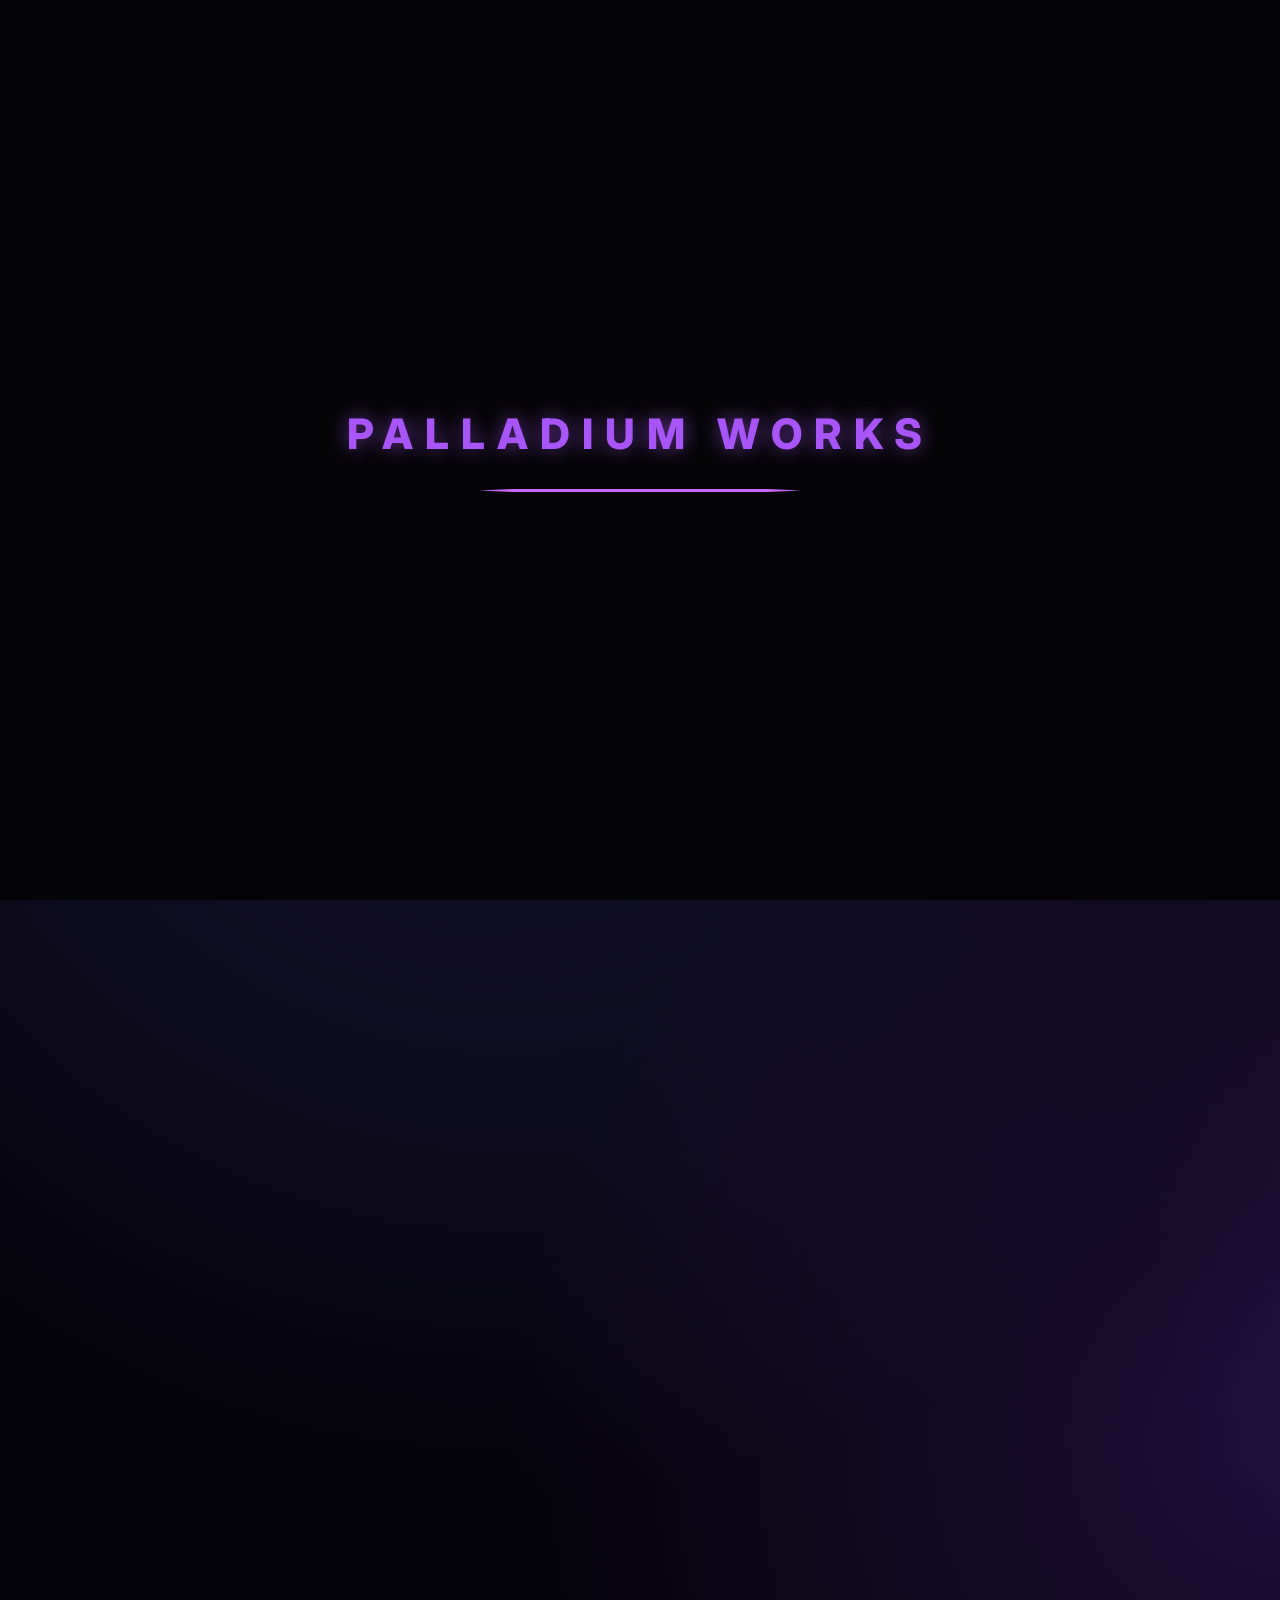
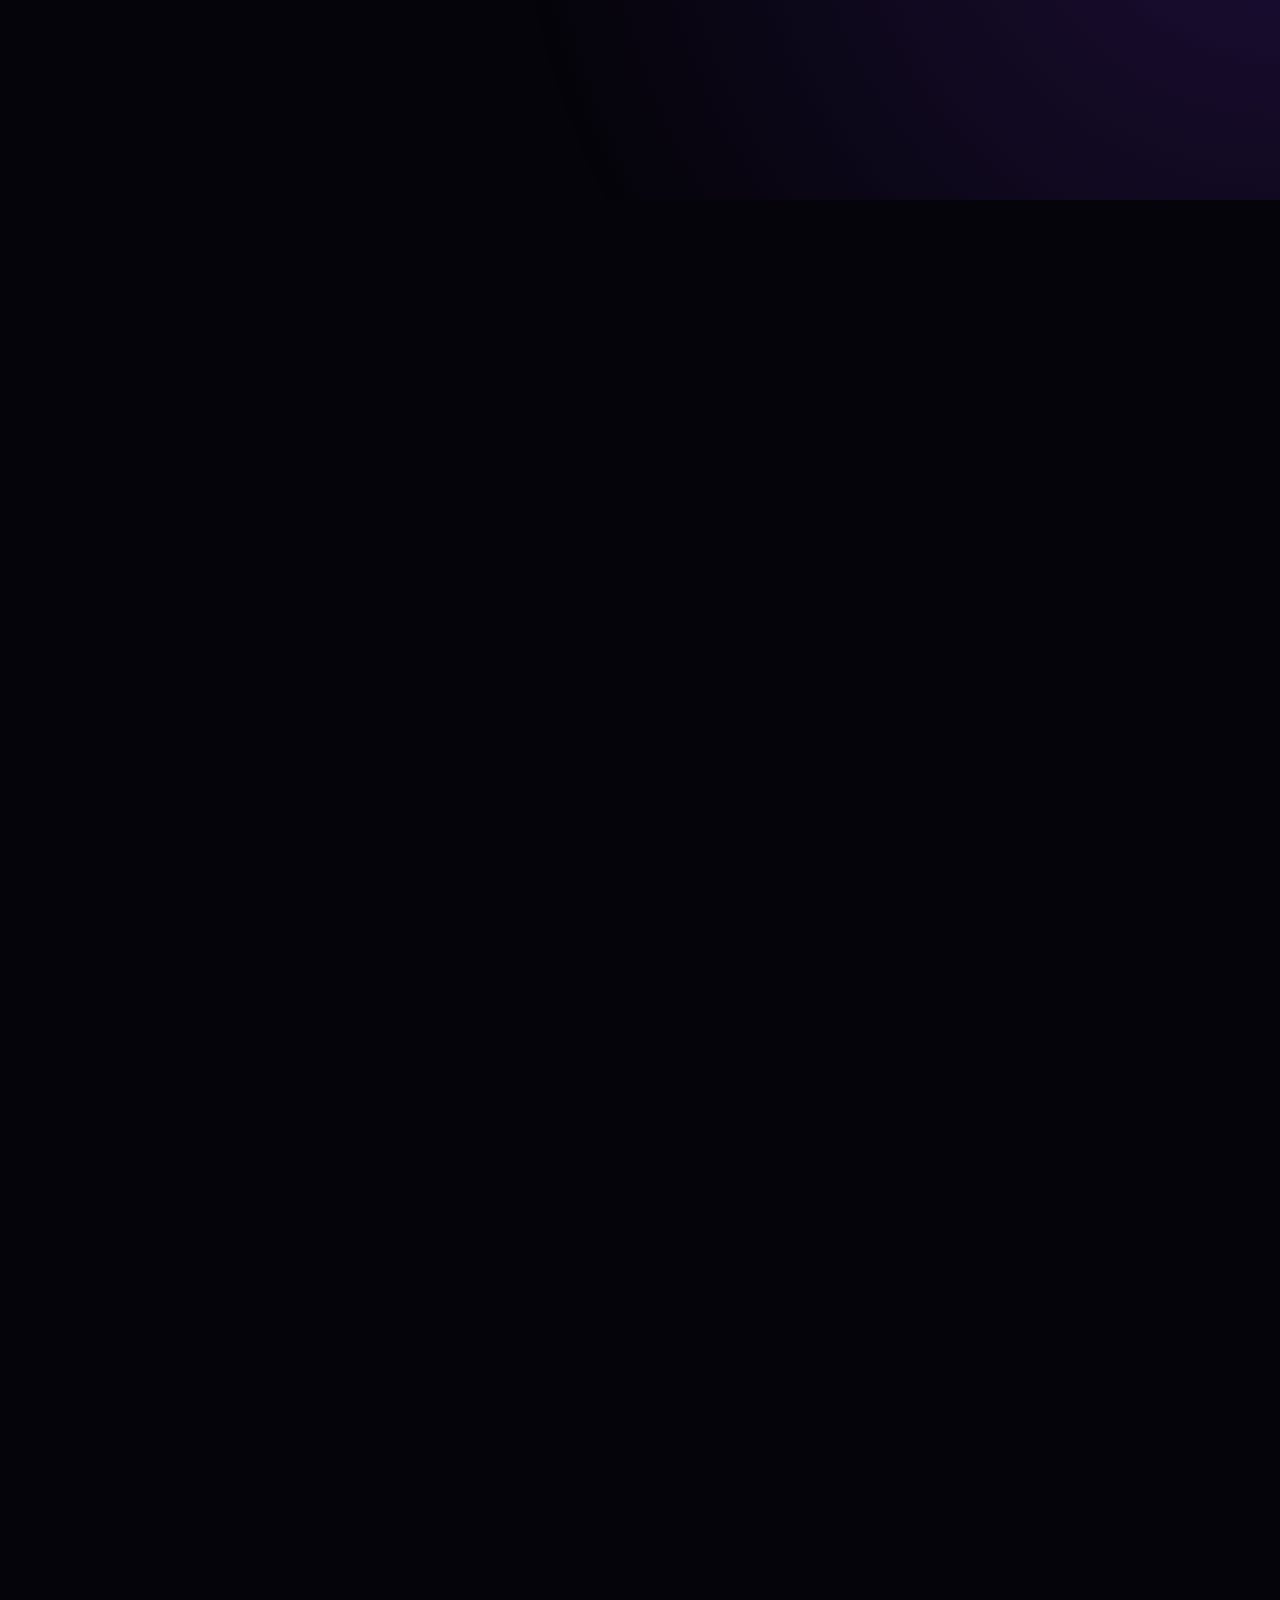
<file: index.html>
<!DOCTYPE html>
<html lang="en">
<head>
<meta name="viewport" content="width=device-width,initial-scale=1.0">
<meta charset="UTF-8">
<title>Palladium Works</title>

<link rel="stylesheet" href="style.css?v=1.1">
<link rel="icon" type="image/png" href="PW-logo1.png">
<link href="https://fonts.googleapis.com/css2?family=Inter:wght@300;400;600;800&display=swap" rel="stylesheet">
</head>

<body>

<!-- LOADER -->
<div id="loader">
  <div class="loader-wrapper">
  <div class="loader-text">PALLADIUM WORKS</div>
    <div class="loader-progress-container">
      <div class="loader-progress-bar"></div>
    </div>
  </div>
</div>

<!-- BACKGROUND SYSTEMS -->
<canvas id="particles"></canvas>
<div class="scroll-progress"></div>
<div class="spotlight"></div>

<!-- INTRO GATE -->
<section class="intro-gate">
    <div class="intro-content">
        <h1 class="intro-logo">PALLADIUM WORKS</h1>
        <p class="intro-sub">Engineering Structured Experiences</p>
        <div class="scroll-indicator">
            <div class="mouse-icon">
                <div class="mouse-wheel"></div>
            </div>
            <span style="font-size: 10px; letter-spacing: 2px; color: #a78bfa; text-transform: uppercase; font-weight: 600;">Scroll Down</span>
        </div>
    </div>
</section>

<!-- NAVBAR -->
<nav class="nav">
    <div class="logo">PALLADIUM WORKS</div>

    <div class="links">
        <a href="#hero">Home</a>
        <a href="#about">About</a>
        <a href="#services">Services</a>
        <a href="#why-choose-us">Why Choose Us</a>
        <a href="#process">Our Process</a>
        <a href="#games">Games</a>
        <a href="#staff">Our Team</a>
        <a href="#contact">Contact</a>
    </div>
</nav>

<!-- HERO -->
<section id="hero" class="hero">

<div class="hero-bg"></div>

<h1 class="hero-title">
    <span class="wipe">Building</span>
    <span class="wipe">Premium</span>
    <span class="wipe">Experiences</span>
</h1>

<p class="hero-sub">
We engineer scalable Roblox systems, infrastructure, and communities.
</p>
<div class="hero-button">
<a href="https://calendly.com/info-palladiumworks" target="_blank">
    <button class="primary magnetic">Start Project</button>
</a>
</div>
</section>
<!-- ABOUT -->
<section class="about section" id="about">

<div class="about-container">

<div class="about-left reveal">
<h2>About Palladium Works</h2>

<p>
Palladium Works is a development studio focused on building structured,
scalable Roblox experiences and operational systems.
</p>

<p>
We specialize in infrastructure, automation, and long-term
community architecture — helping groups operate with the
precision of real organizations.
</p>

</div>

<div class="about-right reveal">

<div class="stat">
<h3>2+</h3>
<span>Large Systems Delivered</span>
</div>

<div class="stat">
<h3>100K+</h3>
<span>Players Supported</span>
</div>

<div class="stat">
<h3>24/7</h3>
<span>Operational Reliability</span>
</div>

</div>

</div>
</section>

<!-- SERVICES -->
<section id="services" class="section">
<h2>Our Services</h2>

<div class="card-grid">

<div class="card">
<h3>Game Development</h3>
<p>High quality Roblox experiences engineered for performance and scale.</p>
</div>

<div class="card">
<h3>UI / UX Design</h3>
<p>Modern immersive interfaces designed for player retention.</p>
</div>

<div class="card">
<h3>Community Systems</h3>
<p>Rank systems, automation, moderation and engagement tools.</p>
</div>

<div class="card">
<h3>Live Operations</h3>
<p>Continuous updates, analytics and optimization pipelines.</p>
</div>

</div>
</section>

<!-- WHY -->
<section class="section why" id="why-choose-us">

<h2 class="section-title">Why Choose Us</h2>

<div class="why-grid">

<div class="why-card tilt">
⚡
<h3>Performance Focused</h3>
<p>Optimized systems delivering smooth gameplay.</p>
</div>

<div class="why-card tilt">
🎯
<h3>Professional Quality</h3>
<p>Studio workflows used by real teams.</p>
</div>

<div class="why-card tilt">
🧠
<h3>Strategy Driven</h3>
<p>We design for growth, not visuals alone.</p>
</div>

</div>
</section>

<!-- PROCESS -->
<section id="process" class="section process">

<h2>Our Process</h2>

<div class="process-flow">

<div class="step-card">
<h3>01 — Discovery</h3>
<p>Understanding operational goals and scope.</p>
</div>

<div class="arrow">›</div>

<div class="step-card">
<h3>02 — Architecture</h3>
<p>Designing scalable infrastructures and systems.</p>
</div>

<div class="arrow">›</div>

<div class="step-card">
<h3>03 — Development</h3>
<p>Production-grade implementation.</p>
</div>

<div class="arrow">›</div>

<div class="step-card">
<h3>04 — Deployment</h3>
<p>Launch and long-term optimization.</p>
</div>

</div>
</section>


<section class="game-profiles" id="games">
    <div class="section-header reveal">
        <span class="badge">Gaming</span>
        <h2>Current <span class="gradient-text">Projects</span></h2>
    </div>
    <div class="game-grid reveal">
        <a href="https://www.roblox.com/games/81437844756243/Galactic-Empire" target="_blank" style="text-decoration: none;">
        <div class="game-card reveal">
            <!-- <div class="game-icon"> --><img src="TGIA.png" alt="Game Icon" style="width: 70px; height: 70px; border-radius: 12px;"><!--</div> -->
            <div class="game-info">
                <h3>The Grand Imperial's Army</h3>
                <p>To become a storm trooper, join the group!<br>
                    Fight for the empire!<br> 
                    As a Red Guard you may guard Emperor Palpatine when he visits base!<br>
                    Join events to earn extra power!</p>
                <span class="status">Online</span>
            </div>
        </div>
        </a>
        <a href="javascript:void(0)" title="Sorry, game is not published yet." style="text-decoration: none; cursor: not-allowed;">
    <div class="game-card reveal">
        <img src="Wizbound.png" alt="Game Icon" style="width: 70px; height: 70px; border-radius: 12px;">
        <div class="game-info">
            <h3>Wizbound</h3>
            <p>Wizbound is a Roblox game based on Harry Potter.<br>
               Enter the world of witchcraft and sorcery to live the life of a true wizard/witch.<br> 
               Play the story mode and find out what's going on in the wizarding world, or join one of many multiplayer gamemodes, including: Roleplay, 1v1 duels, FFA, and more!</p>
            <span class="status idle">In-progress</span>
        </div>
    </div>
</a>
        <!-- <div class="game-card reveal">
            <div class="game-icon"><i data-lucide="trophy"></i></div>
            <div class="game-info">
                <h3>PlayStation</h3>
                <p>P_Works_Global</p>
                <span class="status offline">Last seen 2h ago</span>
            </div>
        </div> -->
    </div>
</section>

<section id="staff" class="section staff">
    <h2 class="reveal">Our Team</h2> <div>
<a href="https://www.roblox.com/games/133791849003740/Palladium-Works-Donation" target="_blank" style="text-decoration: none;">
    <button class="primary magnetic">Donation portal</button>
</a></div>
    <div class="card-grid">
        
        <div class="card reveal active">
            <div class="card-tag">Founder</div>
            <h3>DayMage535</h3>
            <p class="designation">Chairman</p>
            <a class="staff-email">palladiumworks26@gmail.com</a>
        </div>

        <div class="card reveal active">
            <div class="card-tag">Co-Founder</div>
            <h3>Mulderdestroyer</h3>
            <p class="designation">Vice Chairman</p>
            <a class="staff-email">mulderdestroyer@gmail.com</a>
        </div>

        <div class="card reveal active">
            <div class="card-tag">Director</div>
            <h3>just_groups0</h3>
            <p class="designation">Board Director</p>
            <a class="staff-email">groups.inquiries0@gmail.com</a>
        </div>

        <div class="card reveal active">
            <div class="card-tag">Staff</div>
            <h3>Nottackelgamer</h3>
            <p class="designation">Head of Staff</p>
            <a class="staff-email">yoursaviour805@gmail.com</a>
        </div>

        <div class="card reveal active">
            <div class="card-tag">Representative</div>
            <h3>aStarEmpress</h3>
            <p class="designation">TGIA Representative</p>
            <a class="staff-email">astar.empress@gmail.com</a>
        </div>

        <div class="card reveal active">
            <div class="card-tag">Representative</div>
            <h3>135stev</h3>
            <p class="designation">WizBound Representative</p>
            <a class="staff-email">135stev.rbx@gmail.com</a>
        </div>

        <div class="card reveal active">
            <div class="card-tag">Help/Support</div>
            <h3>Discord Server</h3>
            <p class="designation">General Affairs Dept.</p>
            <a href="https://discord.gg/StrETys3r8" target="_blank" class="staff-email">Discord Support</a>
        </div>

    </div>
</section>

<!-- CTA -->
<section id="contact" class="cta">
<h2>Ready to Build Something Legendary?</h2>
<a href="https://calendly.com/info-palladiumworks" target="_blank" style="text-decoration: none;">
    <button class="primary magnetic">Book Consultation</button>
</a>
</section>

<footer class="footer">
    <div class="footer-grid">
        <div class="footer-brand">
            <div class="brand-header">
                <div class="brand-logo"><img src="PW-logo1.png" alt="Palladium Works Logo"></div>
                <h2>Palladium Works</h2>
            </div>
            <p>Crafting immersive digital experiences and forging lasting partnerships since day one.</p><br>
            <p>© 2026 Palladium Works. All rights reserved.</p><br>
            <div class="footer-privacy">
            <a href="privacy-policy.html" target="_self">Privacy Policy</a><b> ∙ </b><a href="terms-of-service.html" target="_self">Terms of Service</a>
            </div>
        </div>

        <div class="footer-column">
            <h3>QUICK LINKS</h3>
            <a href="#hero">Home</a>
            <a href="#about">About</a>
            <a href="#services">Services</a>
            <a href="#why-choose-us">Why Choose Us</a>
            <a href="#process">Our Process</a>
            <a href="#games">Games</a>
            <a href="#staff">Our Team</a>
        </div>

        <div class="footer-column">
            <h3>SERVICES</h3>
            <a>Game Development</a>
            <a>Brand Integration</a>
            <a>Community Management</a>
        </div>

        <div class="footer-column">
            <h3>CONTACT</h3>
            <a href="mailto:info.palladiumworks@gmail.com" target="_blank">info.palladiumworks@gmail.com</a>
            <a href="https://discord.gg/StrETys3r8" target="_blank">Discord - PW Community</a>
            <a href="https://www.roblox.com/communities/15761840/Palladium-Works#!/about" target="_blank">Community group</a>

        </div>
    </div>
</footer>

<script src="script.js?v=1.1"></script>
</body>

<script src="script.js"></script>
</body>
</html>
</file>
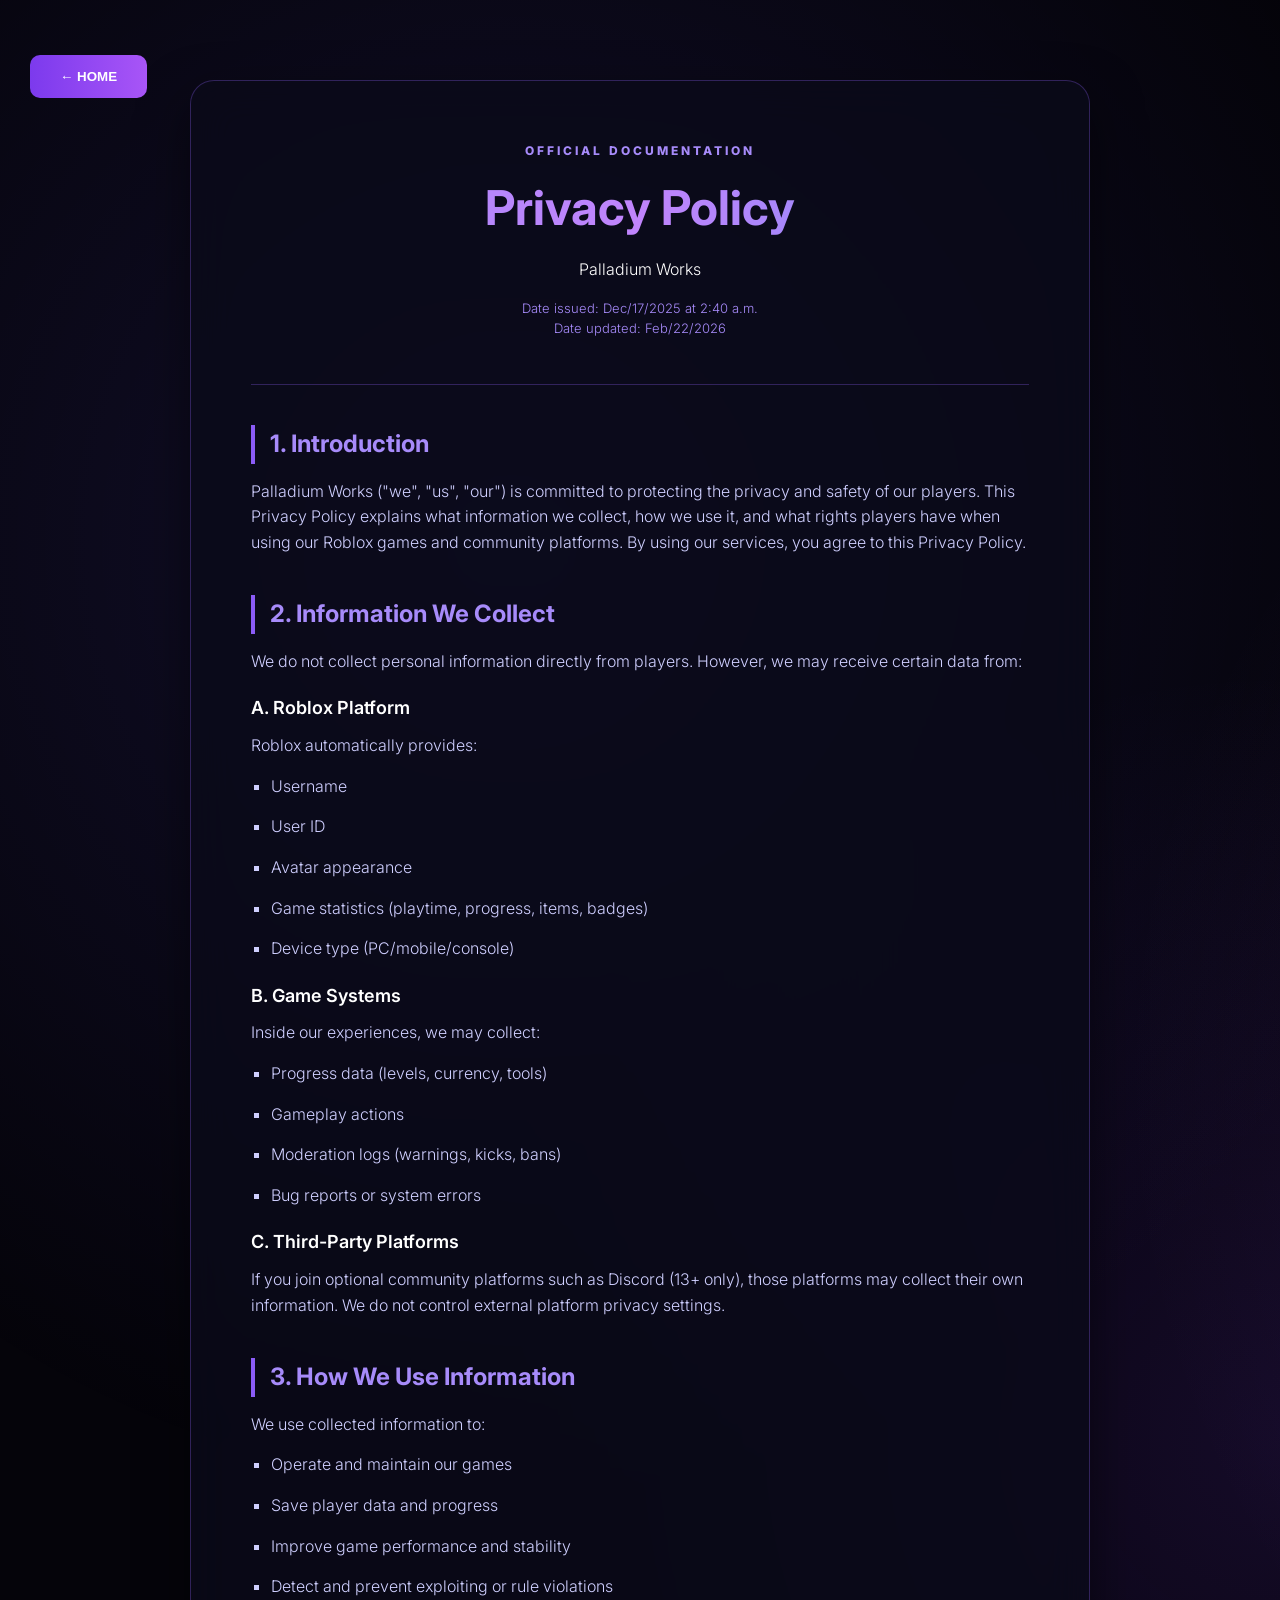
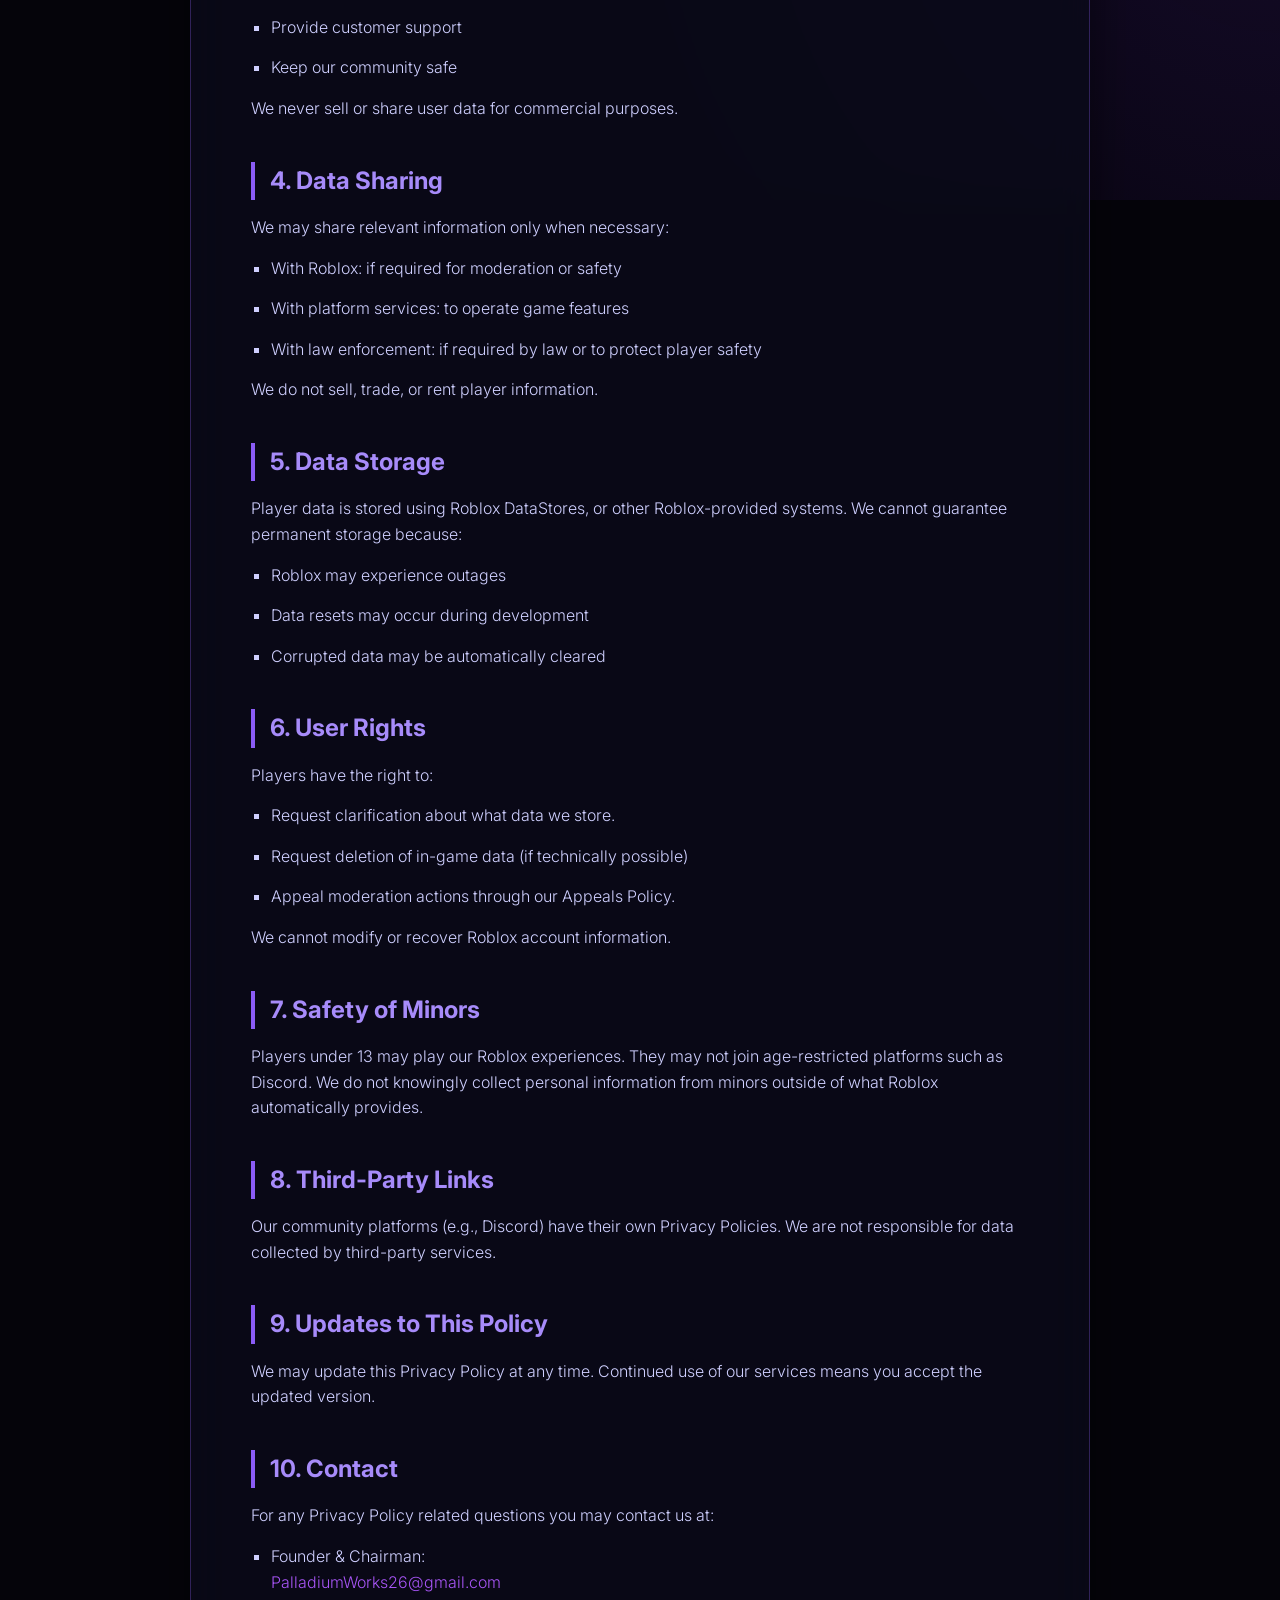
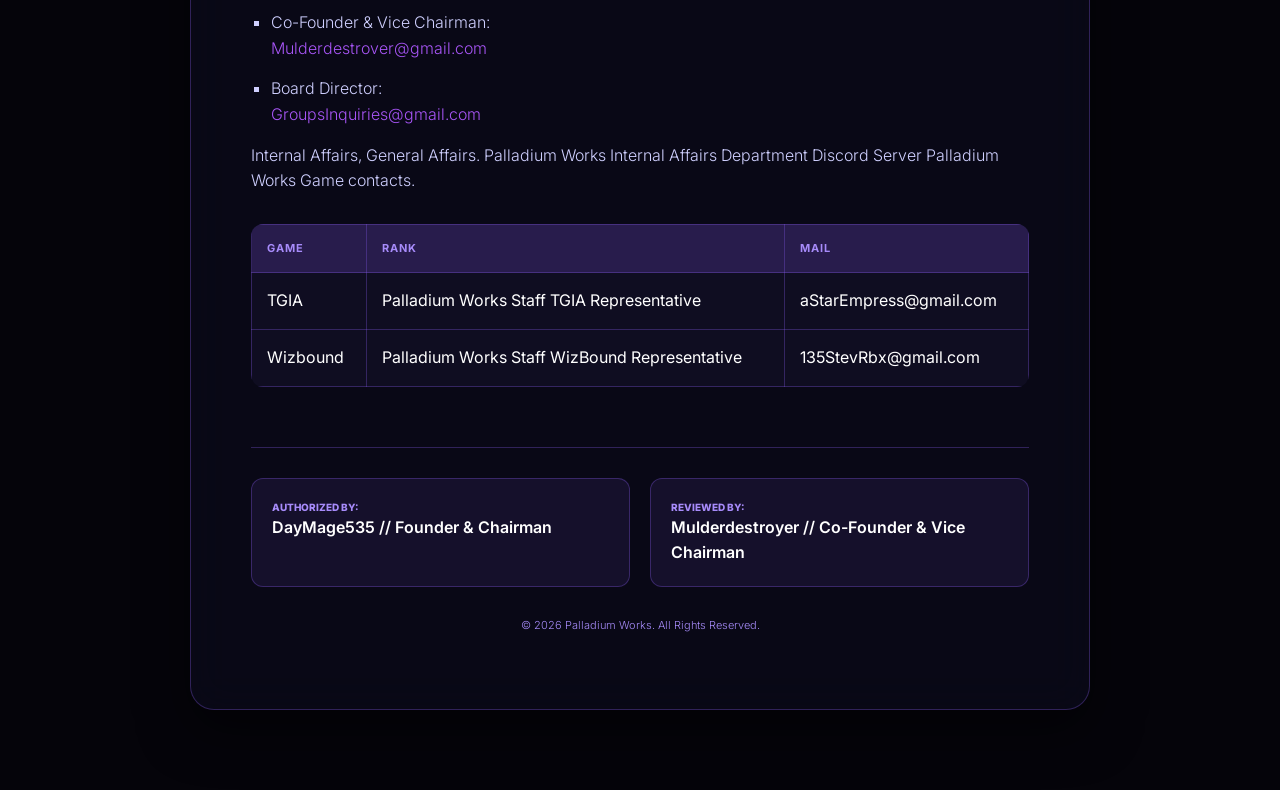
<file: privacy-policy.html>
<!DOCTYPE html>
<html lang="en">
<head>
    <meta charset="UTF-8">
    <meta name="viewport" content="width=device-width, initial-scale=1.0">
    <title>Privacy Policy | Palladium Works</title>
    <link rel="icon" type="image/png" href="PW-logo1.png">
    <link rel="stylesheet" href="style.css">
    <link href="https://fonts.googleapis.com/css2?family=Inter:wght@300;400;600;800&display=swap" rel="stylesheet">
    <style>
        :root {
            --bg-color: #05040a;
            --accent-purple: #8b5cf6;
            --accent-light: #a78bfa;
            --text-main: #ffffff;
            --text-muted: #cfcfff;
            --border-color: rgba(139, 92, 246, 0.3);
            --glass-bg: rgba(10, 10, 25, 0.8);
        }

        * { margin: 0; padding: 0; box-sizing: border-box; }

        body {
            font-family: 'Inter', sans-serif;
            background-color: var(--bg-color);
            color: var(--text-main);
            line-height: 1.6;
            overflow-x: hidden;
            padding: 80px 20px;
        }

        /* Cinematic Animated Background */
        body::before {
            content: "";
            position: fixed;
            inset: 0;
            width: 200%;
            height: 200%;
            background:
                radial-gradient(circle at 20% 30%, #6b5cff22, transparent 40%),
                radial-gradient(circle at 80% 60%, #a855ff22, transparent 40%),
                radial-gradient(circle at 50% 80%, #7c3aed22, transparent 40%);
            animation: bgMove 18s linear infinite;
            z-index: -1;
        }

        @keyframes bgMove {
            0% { transform: translate(0, 0); }
            50% { transform: translate(-5%, -5%); }
            100% { transform: translate(0, 0); }
        }

        .container {
            max-width: 900px;
            margin: 0 auto;
            background: var(--glass-bg);
            padding: 60px;
            border-radius: 24px;
            border: 1px solid var(--border-color);
            backdrop-filter: blur(20px);
            box-shadow: 0 20px 50px rgba(0,0,0,0.5);
        }

        header { 
            text-align: center; 
            border-bottom: 1px solid var(--border-color); 
            margin-bottom: 40px; 
            padding-bottom: 30px; 
        }

        .doc-badge {
            color: var(--accent-light);
            font-weight: 800;
            letter-spacing: 3px;
            font-size: 12px;
            text-transform: uppercase;
            margin-bottom: 10px;
        }

        h1 { 
            font-size: 48px; 
            background: linear-gradient(90deg, #a78bfa, #c084fc, #818cf8);
            -webkit-background-clip: text;
            background-clip: text;
            -webkit-text-fill-color: transparent;
            margin: 10px 0;
        }

        h2 { 
            color: var(--accent-light); 
            font-size: 24px; 
            margin-top: 40px; 
            margin-bottom: 15px;
            border-left: 4px solid var(--accent-purple);
            padding-left: 15px;
        }

        h3 {
            color: var(--text-main);
            font-size: 18px;
            margin: 20px 0 10px;
            font-weight: 600;
        }

        p, li { 
            color: var(--text-muted);
            margin-bottom: 15px; 
            font-weight: 300; 
        }

        ul { padding-left: 20px; list-style-type: square; }
        
        strong { color: var(--text-main); font-weight: 600; }

        table { 
            width: 100%; 
            border-collapse: collapse; 
            margin: 30px 0; 
            background: rgba(139, 92, 246, 0.05); 
            border-radius: 12px;
            overflow: hidden;
        }

        th, td { border: 1px solid var(--border-color); padding: 15px; text-align: left; }
        th { background: rgba(139, 92, 246, 0.2); color: var(--accent-light); text-transform: uppercase; font-size: 11px; letter-spacing: 1px; }

        .auth-footer { 
            margin-top: 60px; 
            padding-top: 30px; 
            border-top: 1px solid var(--border-color);
            display: grid;
            grid-template-columns: 1fr 1fr;
            gap: 20px;
        }

        .auth-box { 
            background: rgba(139, 92, 246, 0.1);
            padding: 20px; 
            border-radius: 12px; 
            border: 1px solid var(--border-color);
        }

        .auth-box p { font-size: 10px; color: var(--accent-light); font-weight: 800; margin: 0; text-transform: uppercase; }
        .auth-box span { font-size: 16px; font-weight: 600; color: white; }

        @media (max-width: 600px) {
            .container { padding: 30px 20px; }
            .auth-footer { grid-template-columns: 1fr; }
            h1 { font-size: 32px; }
        }

        .home-btn { position: fixed; top: 30px; left: 30px; z-index: 1000; }
    </style>
</head>
<body>
    <a href="index.html" class="home-btn" target="_self"><button class="primary magnetic">← HOME</button></a>
    <div class="container">
        <header>
            <p class="doc-badge">Official Documentation</p>
            <h1>Privacy Policy</h1>
            <p style="color: var(--text-main);">Palladium Works</p>
            <p style="font-size: 13px; color: var(--accent-light); margin-top: 10px;">
                Date issued: Dec/17/2025 at 2:40 a.m. <br>
                Date updated: Feb/22/2026
            </p>
        </header>

        <section>
            <h2>1. Introduction</h2>
            <p>Palladium Works ("we", "us", "our") is committed to protecting the privacy and safety of our players. This Privacy Policy explains what information we collect, how we use it, and what rights players have when using our Roblox games and community platforms. By using our services, you agree to this Privacy Policy.</p>
        </section>

        <section>
            <h2>2. Information We Collect</h2>
            <p>We do not collect personal information directly from players. However, we may receive certain data from:</p>
            
            <h3>A. Roblox Platform</h3>
            <p>Roblox automatically provides:</p>
            <ul>
                <li>Username</li>
                <li>User ID</li>
                <li>Avatar appearance</li>
                <li>Game statistics (playtime, progress, items, badges)</li>
                <li>Device type (PC/mobile/console)</li>
            </ul>

            <h3>B. Game Systems</h3>
            <p>Inside our experiences, we may collect:</p>
            <ul>
                <li>Progress data (levels, currency, tools)</li>
                <li>Gameplay actions</li>
                <li>Moderation logs (warnings, kicks, bans)</li>
                <li>Bug reports or system errors</li>
            </ul>

            <h3>C. Third-Party Platforms</h3>
            <p>If you join optional community platforms such as Discord (13+ only), those platforms may collect their own information. We do not control external platform privacy settings.</p>
        </section>

        <section>
            <h2>3. How We Use Information</h2>
            <p>We use collected information to:</p>
            <ul>
                <li>Operate and maintain our games</li>
                <li>Save player data and progress</li>
                <li>Improve game performance and stability</li>
                <li>Detect and prevent exploiting or rule violations</li>
                <li>Provide customer support</li>
                <li>Keep our community safe</li>
            </ul>
            <p>We never sell or share user data for commercial purposes.</p>
        </section>

        <section>
            <h2>4. Data Sharing</h2>
            <p>We may share relevant information only when necessary:</p>
            <ul>
                <li>With Roblox: if required for moderation or safety</li>
                <li>With platform services: to operate game features</li>
                <li>With law enforcement: if required by law or to protect player safety</li>
            </ul>
            <p>We do not sell, trade, or rent player information.</p>
        </section>

        <section>
            <h2>5. Data Storage</h2>
            <p>Player data is stored using Roblox DataStores, or other Roblox-provided systems. We cannot guarantee permanent storage because:</p>
            <ul>
                <li>Roblox may experience outages</li>
                <li>Data resets may occur during development</li>
                <li>Corrupted data may be automatically cleared</li>
            </ul>
        </section>

        <section>
            <h2>6. User Rights</h2>
            <p>Players have the right to:</p>
            <ul>
                <li>Request clarification about what data we store.</li>
                <li>Request deletion of in-game data (if technically possible)</li>
                <li>Appeal moderation actions through our Appeals Policy.</li>
            </ul>
            <p>We cannot modify or recover Roblox account information.</p>
        </section>

        <section>
            <h2>7. Safety of Minors</h2>
            <p>Players under 13 may play our Roblox experiences. They may not join age-restricted platforms such as Discord. We do not knowingly collect personal information from minors outside of what Roblox automatically provides.</p>
        </section>

        <section>
            <h2>8. Third-Party Links</h2>
            <p>Our community platforms (e.g., Discord) have their own Privacy Policies. We are not responsible for data collected by third-party services.</p>
        </section>

        <section>
            <h2>9. Updates to This Policy</h2>
            <p>We may update this Privacy Policy at any time. Continued use of our services means you accept the updated version.</p>
        </section>

        <section>
            <h2>10. Contact</h2>
            <p>For any Privacy Policy related questions you may contact us at:</p>
            <ul>
                <li>Founder & Chairman: <div class="email">PalladiumWorks26@gmail.com</div></li>
                <li>Co-Founder & Vice Chairman: <div class="email">Mulderdestrover@gmail.com</div></li>
                <li>Board Director: <div class="email">GroupsInquiries@gmail.com</div></li>
            </ul>
            <p>Internal Affairs, General Affairs. Palladium Works Internal Affairs Department Discord Server Palladium Works Game contacts.</p>
            
            <table>
                <thead>
                    <tr>
                        <th>Game</th>
                        <th>Rank</th>
                        <th>Mail</th>
                    </tr>
                </thead>
                <tbody>
                    <tr>
                        <td>TGIA</td>
                        <td>Palladium Works Staff TGIA Representative</td>
                        <td>aStarEmpress@gmail.com</td>
                    </tr>
                    <tr>
                        <td>Wizbound</td>
                        <td>Palladium Works Staff WizBound Representative</td>
                        <td>135StevRbx@gmail.com</td>
                    </tr>
                </tbody>
            </table>
        </section>

        <div class="auth-footer">
            <div class="auth-box">
                <p>Authorized By:</p>
                <span>DayMage535 // Founder & Chairman</span>
            </div>
            <div class="auth-box">
                <p>Reviewed By:</p>
                <span>Mulderdestroyer // Co-Founder & Vice Chairman</span>
            </div>
        </div>
        <p style="text-align: center; margin-top: 30px; font-size: 11px; color: var(--accent-light);">© 2026 Palladium Works. All Rights Reserved.</p>
    </div>
</body>
</html>
</file>
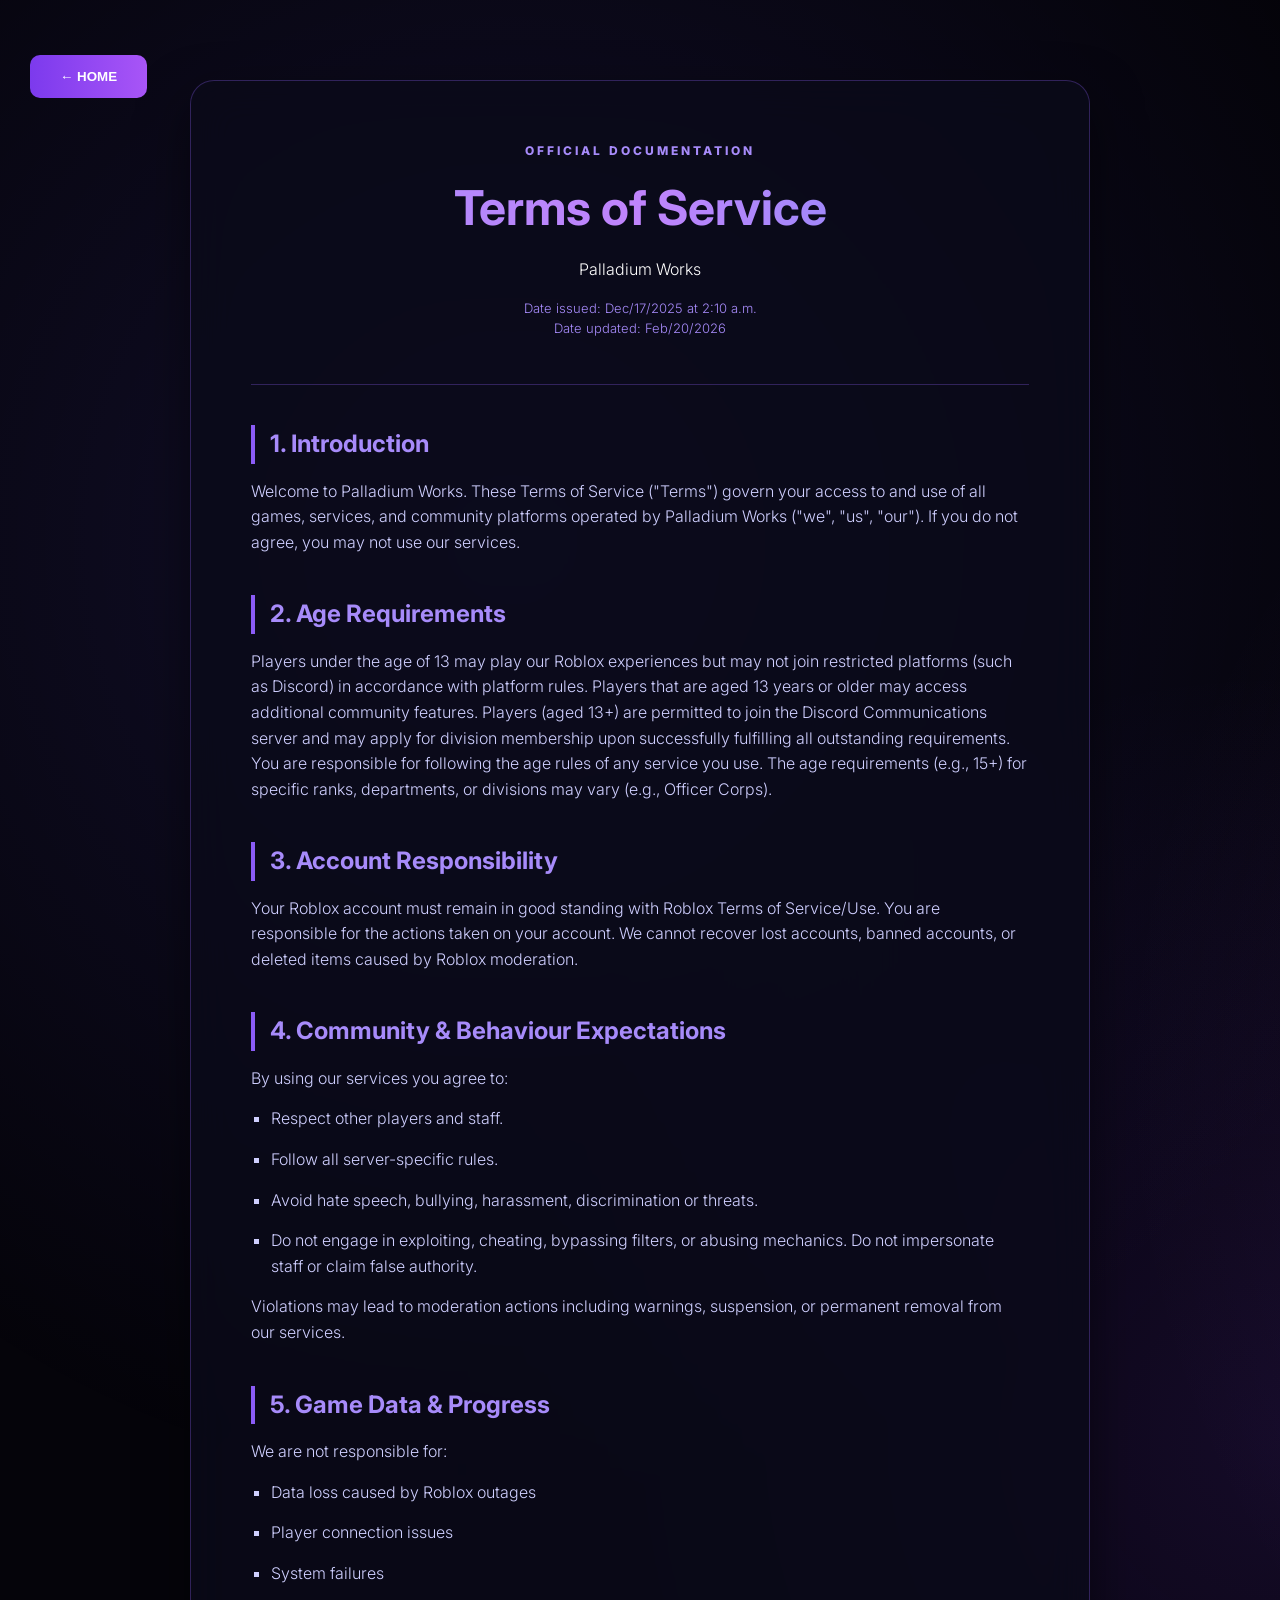
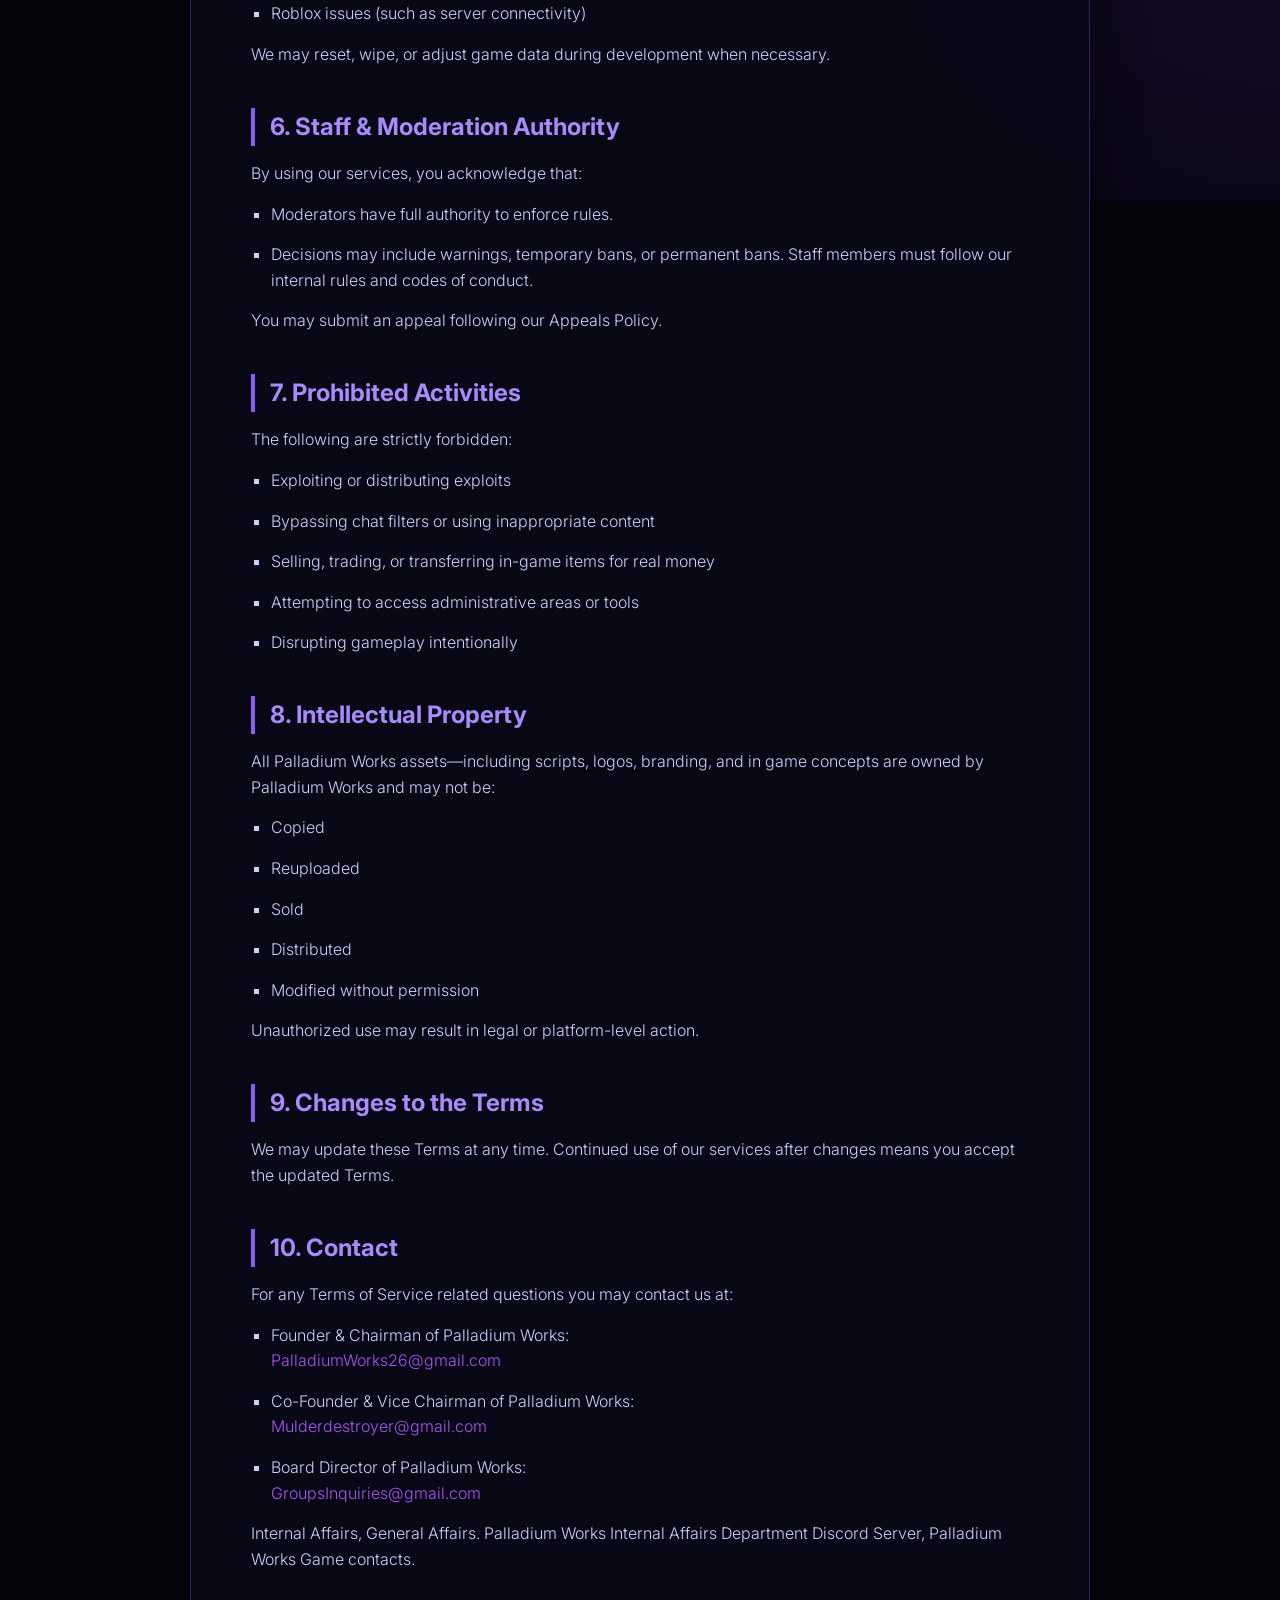
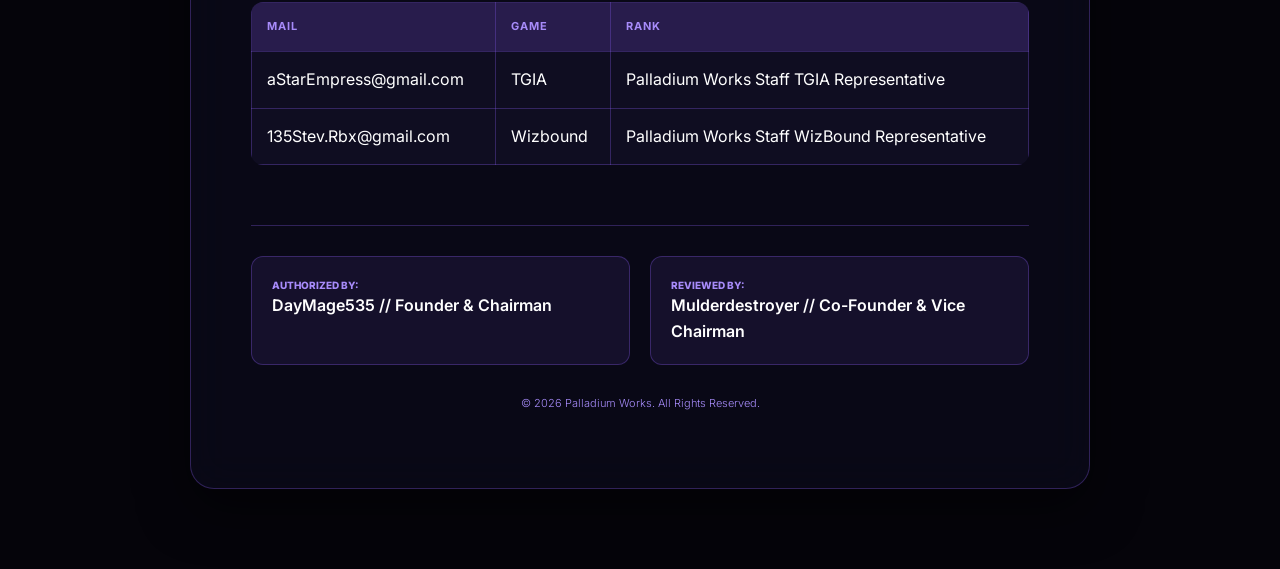
<file: terms-of-service.html>
<!DOCTYPE html>
<html lang="en">
<head>
    <meta charset="UTF-8">
    <meta name="viewport" content="width=device-width, initial-scale=1.0">
    <title>Terms of Service | Palladium Works</title>
    <link rel="icon" type="image/png" href="PW-logo1.png">
    <link rel="stylesheet" href="style.css">
    <link href="https://fonts.googleapis.com/css2?family=Inter:wght@300;400;600;800&display=swap" rel="stylesheet">
    <style>
        :root {
            --bg-color: #05040a;
            --accent-purple: #8b5cf6;
            --accent-light: #a78bfa;
            --text-main: #ffffff;
            --text-muted: #cfcfff;
            --border-color: rgba(139, 92, 246, 0.3);
            --glass-bg: rgba(10, 10, 25, 0.8);
        }

        * { margin: 0; padding: 0; box-sizing: border-box; }

        body {
            font-family: 'Inter', sans-serif;
            background-color: var(--bg-color);
            color: var(--text-main);
            line-height: 1.6;
            overflow-x: hidden;
            padding: 80px 20px;
        }

        /* Cinematic Animated Background */
        body::before {
            content: "";
            position: fixed;
            inset: 0;
            width: 200%;
            height: 200%;
            background:
                radial-gradient(circle at 20% 30%, #6b5cff22, transparent 40%),
                radial-gradient(circle at 80% 60%, #a855ff22, transparent 40%),
                radial-gradient(circle at 50% 80%, #7c3aed22, transparent 40%);
            animation: bgMove 18s linear infinite;
            z-index: -1;
        }

        @keyframes bgMove {
            0% { transform: translate(0, 0); }
            50% { transform: translate(-5%, -5%); }
            100% { transform: translate(0, 0); }
        }

        .container {
            max-width: 900px;
            margin: 0 auto;
            background: var(--glass-bg);
            padding: 60px;
            border-radius: 24px;
            border: 1px solid var(--border-color);
            backdrop-filter: blur(20px);
            box-shadow: 0 20px 50px rgba(0,0,0,0.5);
        }

        header { 
            text-align: center; 
            border-bottom: 1px solid var(--border-color); 
            margin-bottom: 40px; 
            padding-bottom: 30px; 
        }

        .doc-badge {
            color: var(--accent-light);
            font-weight: 800;
            letter-spacing: 3px;
            font-size: 12px;
            text-transform: uppercase;
            margin-bottom: 10px;
        }

        h1 { 
            font-size: 48px; 
            background: linear-gradient(90deg, #a78bfa, #c084fc, #818cf8);
            -webkit-background-clip: text;
            background-clip: text;
            -webkit-text-fill-color: transparent;
            margin: 10px 0;
        }

        h2 { 
            color: var(--accent-light); 
            font-size: 24px; 
            margin-top: 40px; 
            margin-bottom: 15px;
            border-left: 4px solid var(--accent-purple);
            padding-left: 15px;
        }

        p, li { 
            color: var(--text-muted);
            margin-bottom: 15px; 
            font-weight: 300; 
        }

        ul { padding-left: 20px; list-style-type: square; }
        
        strong { color: var(--text-main); font-weight: 600; }

        table { 
            width: 100%; 
            border-collapse: collapse; 
            margin: 30px 0; 
            background: rgba(139, 92, 246, 0.05); 
            border-radius: 12px;
            overflow: hidden;
        }

        th, td { border: 1px solid var(--border-color); padding: 15px; text-align: left; }
        th { background: rgba(139, 92, 246, 0.2); color: var(--accent-light); text-transform: uppercase; font-size: 11px; letter-spacing: 1px; }

        .auth-footer { 
            margin-top: 60px; 
            padding-top: 30px; 
            border-top: 1px solid var(--border-color);
            display: grid;
            grid-template-columns: 1fr 1fr;
            gap: 20px;
        }

        .auth-box { 
            background: rgba(139, 92, 246, 0.1);
            padding: 20px; 
            border-radius: 12px; 
            border: 1px solid var(--border-color);
        }

        .auth-box p { font-size: 10px; color: var(--accent-light); font-weight: 800; margin: 0; text-transform: uppercase; }
        .auth-box span { font-size: 16px; font-weight: 600; color: white; }

        @media (max-width: 600px) {
            .container { padding: 30px 20px; }
            .auth-footer { grid-template-columns: 1fr; }
            h1 { font-size: 32px; }
        }

        .home-btn { position: fixed; top: 30px; left: 30px; z-index: 1000; }
    </style>
</head>
<body>
    <a href="index.html" class="home-btn" target="_self"><button class="primary magnetic">← HOME</button></a>
    <div class="container">
        <header>
            <p class="doc-badge">Official Documentation</p>
            <h1>Terms of Service</h1>
            <p style="color: var(--text-main);">Palladium Works</p>
            <p style="font-size: 13px; color: var(--accent-light); margin-top: 10px;">
                Date issued: Dec/17/2025 at 2:10 a.m. <br>
                Date updated: Feb/20/2026
            </p>
        </header>

        <section>
            <h2>1. Introduction</h2>
            <p>Welcome to Palladium Works. These Terms of Service ("Terms") govern your access to and use of all games, services, and community platforms operated by Palladium Works ("we", "us", "our"). If you do not agree, you may not use our services.</p>
        </section>

        <section>
            <h2>2. Age Requirements</h2>
            <p>Players under the age of 13 may play our Roblox experiences but may not join restricted platforms (such as Discord) in accordance with platform rules. Players that are aged 13 years or older may access additional community features. Players (aged 13+) are permitted to join the Discord Communications server and may apply for division membership upon successfully fulfilling all outstanding requirements. You are responsible for following the age rules of any service you use. The age requirements (e.g., 15+) for specific ranks, departments, or divisions may vary (e.g., Officer Corps).</p>
        </section>

        <section>
            <h2>3. Account Responsibility</h2>
            <p>Your Roblox account must remain in good standing with Roblox Terms of Service/Use. You are responsible for the actions taken on your account. We cannot recover lost accounts, banned accounts, or deleted items caused by Roblox moderation.</p>
        </section>

        <section>
            <h2>4. Community & Behaviour Expectations</h2>
            <p>By using our services you agree to:</p>
            <ul>
                <li>Respect other players and staff.</li>
                <li>Follow all server-specific rules.</li>
                <li>Avoid hate speech, bullying, harassment, discrimination or threats.</li>
                <li>Do not engage in exploiting, cheating, bypassing filters, or abusing mechanics. Do not impersonate staff or claim false authority.</li>
            </ul>
            <p>Violations may lead to moderation actions including warnings, suspension, or permanent removal from our services.</p>
        </section>

        <section>
            <h2>5. Game Data & Progress</h2>
            <p>We are not responsible for:</p>
            <ul>
                <li>Data loss caused by Roblox outages</li>
                <li>Player connection issues</li>
                <li>System failures</li>
                <li>Roblox issues (such as server connectivity)</li>
            </ul>
            <p>We may reset, wipe, or adjust game data during development when necessary.</p>
        </section>

        <section>
            <h2>6. Staff & Moderation Authority</h2>
            <p>By using our services, you acknowledge that:</p>
            <ul>
                <li>Moderators have full authority to enforce rules.</li>
                <li>Decisions may include warnings, temporary bans, or permanent bans. Staff members must follow our internal rules and codes of conduct.</li>
            </ul>
            <p>You may submit an appeal following our Appeals Policy.</p>
        </section>

        <section>
            <h2>7. Prohibited Activities</h2>
            <p>The following are strictly forbidden:</p>
            <ul>
                <li>Exploiting or distributing exploits</li>
                <li>Bypassing chat filters or using inappropriate content</li>
                <li>Selling, trading, or transferring in-game items for real money</li>
                <li>Attempting to access administrative areas or tools</li>
                <li>Disrupting gameplay intentionally</li>
            </ul>
        </section>

        <section>
            <h2>8. Intellectual Property</h2>
            <p>All Palladium Works assets—including scripts, logos, branding, and in game concepts are owned by Palladium Works and may not be:</p>
            <ul>
                <li>Copied</li>
                <li>Reuploaded</li>
                <li>Sold</li>
                <li>Distributed</li>
                <li>Modified without permission</li>
            </ul>
            <p>Unauthorized use may result in legal or platform-level action.</p>
        </section>

        <section>
            <h2>9. Changes to the Terms</h2>
            <p>We may update these Terms at any time. Continued use of our services after changes means you accept the updated Terms.</p>
        </section>

        <section>
            <h2>10. Contact</h2>
            <p>For any Terms of Service related questions you may contact us at:</p>
            <ul>
                <li>Founder & Chairman of Palladium Works: <div class="email">PalladiumWorks26@gmail.com</div></li>
                <li>Co-Founder & Vice Chairman of Palladium Works: <div class="email">Mulderdestroyer@gmail.com</div></li>
                <li>Board Director of Palladium Works: <div class="email">GroupsInquiries@gmail.com</div></li>
            </ul>
            <p>Internal Affairs, General Affairs. Palladium Works Internal Affairs Department Discord Server, Palladium Works Game contacts.</p>
            
            <table>
                <thead>
                    <tr>
                        <th>Mail</th>
                        <th>Game</th>
                        <th>Rank</th>
                    </tr>
                </thead>
                <tbody>
                    <tr>
                        <td>aStarEmpress@gmail.com</td>
                        <td>TGIA</td>
                        <td>Palladium Works Staff TGIA Representative</td>
                    </tr>
                    <tr>
                        <td>135Stev.Rbx@gmail.com</td>
                        <td>Wizbound</td>
                        <td>Palladium Works Staff WizBound Representative</td>
                    </tr>
                </tbody>
            </table>
        </section>

        <div class="auth-footer">
            <div class="auth-box">
                <p>Authorized By:</p>
                <span>DayMage535 // Founder & Chairman</span>
            </div>
            <div class="auth-box">
                <p>Reviewed By:</p>
                <span>Mulderdestroyer // Co-Founder & Vice Chairman</span>
            </div>
        </div>
        <p style="text-align: center; margin-top: 30px; font-size: 11px; color: var(--accent-light);">© 2026 Palladium Works. All Rights Reserved.</p>
    </div>
</body>
</html>
</file>
<file: style.css>
/* ================= GLOBAL ================= */


* {
    margin: 0;
    padding: 0;
    box-sizing: border-box;
}

/* Hide scrollbar for Chrome, Safari and Opera */
.unlocked::-webkit-scrollbar,
html::-webkit-scrollbar,
body::-webkit-scrollbar {
    display: none;
}

/* Hide scrollbar for IE, Edge and Firefox */
.unlocked,
html,
body {
    -ms-overflow-style: none;  /* IE and Edge */
    scrollbar-width: none;  /* Firefox */
}

/* 1. Force the lock by default */
html, body {
    height: 100%;
    overflow: hidden !important; /* Total lock */
    position: fixed; /* Prevents "bounce" scrolling on mobile */
    width: 100%;
}

/* 2. The key to unlock everything */
/* 2. The key to unlock everything */
body.unlocked, 
html.unlocked {
    height: auto !important;
    overflow-y: auto !important;
    overflow-x: hidden !important;
    position: relative !important; /* Forces it out of the 'fixed' state */
}

/* Scroll Down Indicator Animation */
.scroll-indicator {
    position: absolute;
    bottom: 40px;
    left: 50%;
    transform: translateX(-50%);
    opacity: 0;
    transition: opacity 1s ease 0.5s; 
    display: flex;
    flex-direction: column;
    align-items: center;
    gap: 10px;
    pointer-events: none;
    z-index: 100;
}

.scroll-indicator.active {
    opacity: 0.7;
}

.mouse-icon {
    width: 22px;
    height: 36px;
    border: 2px solid #a78bfa;
    border-radius: 12px;
    position: relative;
}

.mouse-wheel {
    width: 3px;
    height: 6px;
    background: #a78bfa;
    position: absolute;
    top: 6px;
    left: 50%;
    transform: translateX(-50%);
    border-radius: 2px;
    animation: scrollWheel 1.8s infinite;
}

@keyframes scrollWheel {
    0% { transform: translate(-50%, 0); opacity: 1; }
    100% { transform: translate(-50%, 15px); opacity: 0; }
}

body {
    font-family: 'Inter', sans-serif;
    background: #05040a;
    color: white;
    overflow-x: hidden;
}

/* Animated purple background */
body::before {
    content: "";
    position: fixed;
    width: 200%;
    height: 200%;
    background:
        radial-gradient(circle at 20% 30%, #6b5cff33, transparent 40%),
        radial-gradient(circle at 80% 60%, #a855ff33, transparent 40%),
        radial-gradient(circle at 50% 80%, #7c3aed33, transparent 40%);
    animation: bgMove 18s linear infinite;
    z-index: -1;
}

@keyframes bgMove {
    0% { transform: translate(0, 0); }
    50% { transform: translate(-10%, -10%); }
    100% { transform: translate(0, 0); }
}

/* ================= BACKGROUND SYSTEMS ================= */

#particles {
    position: fixed;
    top: 0;
    left: 0;
    width: 100%;
    height: 100%;
    z-index: -2;
}

.scroll-progress {
    position: fixed;
    top: 0;
    left: 0;
    height: 3px;
    width: 0%;
    background: linear-gradient(90deg, #7c3aed, #a855f7);
    z-index: 9999;
}

.spotlight {
    position: fixed;
    width: 600px;
    height: 600px;
    pointer-events: none;
    background: radial-gradient(circle, rgba(139, 92, 246, .18), transparent 60%);
    filter: blur(80px);
    z-index: -1;
}





/* ================= LOADER ================= */
#loader {
    position: fixed;
    inset: 0;
    background: #050507;
    z-index: 9999;
    display: flex;
    align-items: center;
    justify-content: center;
    transition: opacity 0.8s ease;
}

/* Keeps everything inside neat and tidy */
/* 1. Remove the fixed width from the wrapper to let text expand */
.loader-wrapper {
    display: flex;
    flex-direction: column;
    align-items: center;
    gap: 30px; /* Increased gap for a more premium feel */
    width: 100%; /* Let it take full width */
}

/* 2. Restore the large, wide text look */
.loader-text {
    font-size: 42px; /* Increased from 32px */
    letter-spacing: 12px; /* Increased for that premium "wide" look */
    color: #a855f7;
    text-shadow: 0 0 20px rgba(168, 85, 247, 0.6);
    text-transform: uppercase;
    font-weight: 800;
    white-space: nowrap; /* Forces it into a single line */
    
    animation: pulse 1.5s infinite ease-in-out;
    
    transform: translateZ(0);
    will-change: opacity;
}

/* The container: Thinned out to make the bar look sleeker */
.loader-progress-container {
    width: 320px; /* Made slightly longer to emphasize the thin tips */
    height: 3px;  /* Reduced height for a thinner profile */
    background: rgba(255, 255, 255, 0.03);
    border-radius: 20px;
    overflow: hidden;
    position: relative;
}

.loader-progress-bar {
    width: 0%;
    height: 100%;
    background: #a855f7;
    box-shadow: 0 0 15px #a855f7;
    position: relative;
    
    /* THE NEEDLE TAPER:
       Points 1 & 6: Start at 50% height (the "needle" tip)
       Points 2 & 5: Quickly expand to full height at 10% of the width
       Points 3 & 4: Stay at full height until 90% of the width
       Points 7 & 8: Close back to 50% height at the end
    */
    clip-path: polygon(
        0% 50%,     /* Left Tip Start */
        10% 0%,     /* Transition to parallel top */
        90% 0%,     /* Parallel top end */
        100% 50%,   /* Right Tip */
        90% 100%,   /* Transition to parallel bottom */
        10% 100%    /* Parallel bottom end */
    );
    
    animation: fillProgress 2.2s cubic-bezier(0.22, 1, 0.36, 1) forwards;
}

/* The Pulse Keyframes */
@keyframes pulse {
    0%, 100% { 
        opacity: 0.4;
        text-shadow: 0 0 10px rgba(168, 85, 247, 0); /* Glow off */
    }
    50% { 
        opacity: 1; 
        text-shadow: 0 0 20px rgba(168, 85, 247, 0.5); /* Soft glow on */
    }
}


/* The "Power Surge" highlight moving inside the bar */
.loader-progress-bar::after {
    content: "";
    position: absolute;
    top: 0;
    left: -100%;
    width: 100%;
    height: 100%;
    background: linear-gradient(
        90deg, 
        transparent, 
        rgba(255, 255, 255, 0.6), 
        transparent
    );
    animation: shimmer 1s infinite;
}

@keyframes fillProgress {
    0% { width: 0%; filter: brightness(1); }
    70% { filter: brightness(1.5); } /* Brightens up as it nears completion */
    100% { width: 100%; filter: brightness(1.2); }
}

@keyframes shimmer {
    100% { left: 100%; }
}
/* ================= INTRO GATE ================= */

.intro-gate {
    height: 100vh;
    display: flex;
    justify-content: center;
    align-items: center;
    position: fixed;
    inset: 0;
    z-index: 5000;
    background: #05040a;
    transition: opacity 1.2s cubic-bezier(0.4, 0, 0.2, 1), transform 1.2s ease;
}

.intro-content {
    text-align: center;
}

.intro-logo {
    font-size: 72px;
    letter-spacing: 10px;
    font-weight: 800;
    background: linear-gradient(90deg, #a78bfa, #c084fc, #818cf8);
    -webkit-background-clip: text;
    background-clip: text;
    -webkit-text-fill-color: transparent;
    color: transparent;
    display: inline-block;
    line-height: 1.1;
    animation: logoGlow 3s ease-in-out infinite;
}

.intro-sub {
    text-align: center;
    color: #bdbdfc;
    margin-top: 10px;
}

@keyframes logoGlow {
    0% { filter: drop-shadow(0 0 0px rgba(167, 139, 250, .2)); }
    50% { filter: drop-shadow(0 0 25px rgba(167, 139, 250, .6)); }
    100% { filter: drop-shadow(0 0 0px rgba(167, 139, 250, .2)); }
}

/* ================= NAVBAR ================= */

.nav {
    position: fixed;
    width: 100%;
    padding: 18px 60px;
    display: flex;
    justify-content: space-between;
    backdrop-filter: blur(18px);
    background: rgba(10, 10, 25, .35);
    border-bottom: 1px solid rgba(255, 255, 255, .05);
    z-index: 1000;
    opacity: 1;
    transform: translateY(0);
    transition: .6s ease;
}

.nav.active {
    opacity: 1;
    transform: translateY(0);
}

.logo {
    font-weight: 800;
    font-size: 18px;
    letter-spacing: 1px;
}

.links {
    display: flex;
    gap: 20px;
}

.links a {
    color: #bdbdfc;
    text-decoration: none;
    transition: .3s;
}

.links a:hover {
    color: #ffffff;
}

/* ================= HERO ================= */

.hero {
    height: 110vh;
    display: flex;
    padding: 180px 8% 80px;
    text-align: center;
    flex-direction: column;
    justify-content: center;
    align-items: center;
    position: relative;
    overflow: hidden;
    clip-path: ellipse(150% 100% at 50% 0%);
    transform-style: preserve-3d;
}

/* Using your specific class from index.html */
/* Prevent GPU Ghosting on Hero Text */
.hero, .hero-title, .hero-sub, .hero-button {
    /* Forces the browser to keep these elements on their own layer */
    transform: translateZ(0); 
    backface-visibility: hidden;
    perspective: 1000;
}

/* Ensure the wipe animation doesn't leave a ghost mask */
.wipe-mask {
    pointer-events: none;
}
.hero-bg {
    position: absolute;
    top: -20%;
    left: -20%;
    width: 140%;
    height: 140%;
    background:
        radial-gradient(circle at 30% 40%, #7c3aed33, transparent),
        radial-gradient(circle at 70% 60%, #a855ff33, transparent);
    animation: floatBg 14s ease-in-out infinite;
    z-index: -1;
    filter: blur(120px);
}

@keyframes floatBg {
    0%, 100% { transform: translateY(0); }
    50% { transform: translateY(-40px); }
}

.hero-title {
    font-size: 72px;
    font-weight: 800;
    line-height: 1.05;
    letter-spacing: -1px;
}

/* .wipe {
    display: block;
    position: relative;
    overflow: hidden;
    background: linear-gradient(90deg, #a78bfa, #c084fc, #818cf8);
    -webkit-background-clip: text;
    background-clip: text;
    -webkit-text-fill-color: transparent;
} */

/* Update the existing .wipe and .reveal classes in your CSS */

.wipe {
    display: block;
    position: relative;
    overflow: hidden;
    /* Ensure the text has a base visibility so it doesn't flicker */
    opacity: 1 !important; 
    background: linear-gradient(90deg, #a78bfa, #c084fc, #818cf8);
    -webkit-background-clip: text;
    background-clip: text;
    -webkit-text-fill-color: transparent;
}

/* Ensure the hero section doesn't hide itself once it has been seen */
.hero.reveal.active {
    opacity: 1 !important;
    transform: none !important;
}

.wipe div {
    pointer-events: none;
}

.hero-sub {
    color: #cfcfff;
    margin-top: 15px;
    font-size: 16px;
}

.hero-button a{
    display:contents;
}

.hero::after {
    content: "";
    position: absolute;
    bottom: 0;
    left: 0;
    width: 100%;
    height: 200px;
    background: linear-gradient(to bottom, transparent, #05040a);
    pointer-events: none;
}

/* ================= BUTTON ================= */

.primary {
    margin-top: 25px;
    padding: 14px 30px;
    border-radius: 10px;
    border: none;
    cursor: pointer;
    background: linear-gradient(90deg, #7c3aed, #a855f7);
    color: white;
    font-weight: 600;
    transition: .35s;
}

.primary:hover {
    transform: translateY(-3px);
    box-shadow: 0 0 25px #8b5cf6aa;
}

/* ================= SECTIONS ================= */

.section {
    padding: 140px 80px;
    text-align: center;
    transform-style: preserve-3d;
}

.section h2 {
    font-size: 48px;
    margin-bottom: 20px;
    background: linear-gradient(90deg, #a78bfa, #c084fc, #818cf8);
    -webkit-background-clip: text;
    background-clip: text;
    -webkit-text-fill-color: transparent;
}

/* ================= CARDS ================= */

.card-grid {
    margin-top: 60px;
    display: grid;
    grid-template-columns: repeat(auto-fit, minmax(260px, 1fr));
    gap: 35px;
}

/* .card {
    padding: 35px;
    border-radius: 18px;
    background: rgba(255, 255, 255, .03);
    backdrop-filter: blur(14px);
    border: 1px solid rgba(167, 139, 250, .15);
    transition: .45s;
    position: relative;
    opacity: 0;
    transform: translateY(70px) scale(.96);
    min-height: 280px;
    display: flex;
    flex-direction: column;
    justify-content: center;
}

.card.active {
    opacity: 1;
    transform: translateY(0) scale(1);
}

.card:hover {
    transform: translateY(-10px) scale(1.02);
    box-shadow:
        0 0 40px rgba(139, 92, 246, .45),
        inset 0 0 25px rgba(139, 92, 246, .2);
}

.card h3 {
    font-size: 20px;
    margin-bottom: 12px;
    margin-top: 15px;
}

.card p {
    color: #cfcfff;
    font-size: 14px;
    line-height: 1.6;
} */

/* ================= ABOUT ================= */

.about-container {
    display: flex;
    justify-content: center;
    gap: 120px;
    align-items: center;
    flex-wrap: wrap;
    text-align: left;
}

.about-left {
    max-width: 520px;
}

.about-left h2 {
    font-size: 42px;
    margin-bottom: 20px;
    background: linear-gradient(90deg, #a78bfa, #c084fc, #818cf8);
    -webkit-background-clip: text;
    background-clip: text;
    -webkit-text-fill-color: transparent;
}

.about-left p {
    color: #cfcfff;
    margin-bottom: 18px;
    line-height: 1.6;
}

.about-right {
    display: grid;
    grid-template-columns: repeat(1, 1fr);
    gap: 30px;
}

.stat {
    padding: 28px 36px;
    background: rgba(255, 255, 255, .03);
    border-radius: 16px;
    border: 1px solid rgba(139, 92, 246, .2);
    opacity: 0;
    transform: translateY(70px) scale(.96);
    transition: transform .9s cubic-bezier(.16, 1, .3, 1), opacity .9s ease;
}

.stat.active {
    opacity: 1;
    transform: translateY(0) scale(1);
}

.stat h3 {
    font-size: 36px;
    color: #c084fc;
    margin-bottom: 8px;
}

.stat span {
    color: #a78bfa;
    font-size: 14px;
}

/* ================= WHY CHOOSE US ================= */

.why {
    background: transparent;
}

.section-title {
    font-size: 48px;
    background: linear-gradient(90deg, #a78bfa, #c084fc, #818cf8);
    -webkit-background-clip: text;
    background-clip: text;
    -webkit-text-fill-color: transparent;
    margin-bottom: 60px;
}

.why-grid {
    display: flex;
    justify-content: center;
    gap: 40px;
    margin-top: 70px;
    flex-wrap: wrap;
}

.why-card {
    width: 300px;
    padding: 40px;
    border-radius: 20px;
    background: rgba(255, 255, 255, .03);
    border: 1px solid rgba(139, 92, 246, .2);
    opacity: 0;
    transform: translateY(80px);
    transition: .4s;
}

.why-card.active {
    opacity: 1;
    transform: translateY(0);
}

.why-card:hover {
    box-shadow: 0 0 60px rgba(139, 92, 246, .5);
    transform: translateY(-12px) scale(1.03);
}

.why-card h3 {
    font-size: 20px;
    margin: 15px 0 10px;
}

/* ================= PROCESS ================= */

.process {
    background: transparent;
}

.process-flow {
    display: flex;
    align-items: center;
    justify-content: center;
    gap: 25px;
    flex-wrap: wrap;
    margin-top: 60px;
}

.step-card {
    padding: 30px;
    width: 260px;
    background: rgba(255, 255, 255, .03);
    border-radius: 18px;
    border: 1px solid rgba(139, 92, 246, .2);
    opacity: 0;
    transform: translateY(70px) scale(.96);
    transition: transform .9s cubic-bezier(.16, 1, .3, 1), opacity .9s ease;
    text-align: center;
}

.step-card.active {
    opacity: 1;
    transform: translateY(0) scale(1);
}

.step-card h3 {
    font-size: 16px;
    font-weight: 700;
    margin-bottom: 12px;
    color: #a78bfa;
}

.step-card p {
    color: #cfcfff;
    font-size: 13px;
    line-height: 1.5;
}

.arrow {
    font-size: 40px;
    color: #a78bfa;
}

/* ================= GAME PROFILES ================= */

.game-profiles {
    padding: 80px 8%;
    text-align: center;
}

/* ...existing code... */

.section-header {
    margin-bottom: 50px;
    opacity: 0;
    transform: translateY(120px) scale(.96);
    transition: 1.2s cubic-bezier(.16, 1, .3, 1);
}

.section-header.active {
    opacity: 1;
    transform: translateY(0) scale(1);
}

.section-header h2 {
    font-size: 48px;
    background: linear-gradient(90deg, #a78bfa, #c084fc, #818cf8);
    -webkit-background-clip: text;
    background-clip: text;
    -webkit-text-fill-color: transparent;
}

/* ...existing code... */

.badge {
    display: inline-block;
    background: rgba(139, 92, 246, .2);
    padding: 6px 14px;
    border-radius: 20px;
    font-size: 12px;
    color: #a78bfa;
    text-transform: uppercase;
    letter-spacing: 1px;
    margin-bottom: 15px;
}

.gradient-text {
    background: linear-gradient(90deg, #a78bfa, #c084fc, #818cf8);
    -webkit-background-clip: text;
    background-clip: text;
    -webkit-text-fill-color: transparent;
}

.game-grid {
    display: grid;
    grid-template-columns: repeat(auto-fit, minmax(280px, 1fr));
    gap: 20px;
}

.game-card {
    background: rgba(255, 255, 255, .03);
    border: 1px solid rgba(139, 92, 246, .15);
    border-radius: 20px;
    padding: 30px;
    display: flex;
    align-items: center;
    gap: 20px;
    transition: .3s ease;
    text-align: left;
}

.game-card:hover {
    background: rgba(255, 255, 255, .06);
    transform: translateY(-5px);
    border-color: rgba(139, 92, 246, .4);
    box-shadow: 0 0 30px rgba(139, 92, 246, .3);
}

.game-icon {
    background: rgba(139, 92, 246, .15);
    color: #a78bfa;
    padding: 10px;
    width: auto;
    height: auto;
    border-radius: 12px;
    min-width: 70px;
    display: flex;
    align-items: center;
    justify-content: center;
}

.game-info h3 {
    font-size: 1.1rem;
    margin-bottom: 4px;
    color: white;
}

.game-info p {
    color: #8383a3;
    font-size: 0.9rem;
    margin-bottom: 8px;
}

.status {
    font-size: 0.7rem;
    padding: 4px 10px;
    border-radius: 10px;
    background: rgba(34, 197, 94, .2);
    color: #22c55e;
    text-transform: uppercase;
    font-weight: 700;
}

.status.idle {
    background: rgba(234, 179, 8, .2);
    color: #eab308;
}

.status.offline {
    background: rgba(255, 255, 255, .1);
    color: #8383a3;
}

/* ================= STAFF ================= */

.staff {
    background: transparent;
}

.staff h2 {
    font-size: 48px;
    margin-bottom: 10px;
    background: linear-gradient(90deg, #a78bfa, #c084fc, #818cf8);
    -webkit-background-clip: text;
    background-clip: text;
    -webkit-text-fill-color: transparent;
}

.card {
    padding: 25px;
    border-radius: 18px;
    background: rgba(255, 255, 255, .03);
    backdrop-filter: blur(14px);
    border: 1px solid rgba(167, 139, 250, .15);
    transition: .45s;
    position: relative;
    opacity: 0;
    transform: translateY(70px) scale(.96);
    display: flex;
    flex-direction: column;
}

.card.active {
    opacity: 1;
    transform: translateY(0) scale(1);
}

.card:hover {
    transform: translateY(-10px) scale(1.02);
    box-shadow:
        0 0 40px rgba(139, 92, 246, .45),
        inset 0 0 25px rgba(139, 92, 246, .2);
}

.card h3 {
    font-size: 20px;
    margin-bottom: 12px;
    margin-top: 2px;
}

.card p {
    color: #cfcfff;
    font-size: 14px;
    line-height: 1.6;
    margin-bottom: 5px;
}

.card-tag {
    position: absolute;
    top: 10px;
    right: 10px;
    bottom: auto;
    background: rgba(139, 92, 246, .2);
    padding: 4px 8px;
    border-radius: 100px;
    font-size: 10px;
    color: #fff;
    border: 1px solid rgba(139, 92, 246, .4);
    text-transform: uppercase;
    font-weight: 600;
}

.designation {
    color: #a78bfa;
    font-weight: 600;
    text-transform: uppercase;
    font-size: 12px;
    letter-spacing: 1px;
    margin-bottom: 8px;
}

.staff-email {
    display: inline-block;
    margin-top: auto;
    font-size: 13px;
    color: #8b5cf6;
    text-decoration: none;
    transition: .3s;
    opacity: 0.8;
}

.staff-email:hover {
    opacity: 1;
    letter-spacing: 0.5px;
    cursor: pointer;
}

/* ================= CTA ================= */

.cta {
    padding: 80px;
    text-align: center;
    background: linear-gradient(90deg, #140f2f, #1e124a);
    align-items: center;
    position: relative;
    overflow: hidden;
    clip-path: ellipse(250% 175% at 50% 10%);
}

.cta h2 {
    font-size: 48px;
    background: linear-gradient(90deg, #a78bfa, #c084fc, #818cf8);
    -webkit-background-clip: text;
    background-clip: text;
    -webkit-text-fill-color: transparent;
    margin-bottom: 30px;
}

/* ================= FOOTER ================= */

.footer {
    background: #05040a;
    padding: 80px 60px;
    border-top: 1px solid rgba(255, 255, 255, .05);
}

.footer-grid {
    max-width: 1200px;
    margin: 0 auto;
    display: grid;
    grid-template-columns: 1.5fr 1fr 1fr 1fr;
    gap: 40px;
}

.footer-brand {
    text-align: left;
}

.brand-header {
    display: flex;
    align-items: center;
    gap: 15px;
    margin-bottom: 20px;
}

.brand-logo img{
    width: 45px;
    height: 45px;
    display: flex;
    align-items: center;
    justify-content: center;
    font-weight: 800;
    border-radius: 10px;
    font-size: 24px;
}


.brand-header h2 {
    font-size: 18px;
    letter-spacing: 1px;
}

.footer-brand p {
    color: #8383a3;
    line-height: 1.6;
    font-size: 15px;
}

.footer-column h3 {
    font-size: 16px;
    letter-spacing: 1px;
    margin-bottom: 25px;
    font-weight: 600;
}

.footer-column a,
.footer-column .wip {
    display: block;
    color: #8383a3;
    text-decoration: none;
    margin-bottom: 12px;
    font-size: 15px;
    transition: .3s;
}

.footer-column a:hover {
    color: #fff;
}

.footer-privacy {
    font-size: 13px;
    margin-top: 15px;
}

.footer-privacy a {
    display: inline-block;
    color: #9e9edf;
    text-decoration: none;
    margin: 0 5px;
    transition: .3s;
}

.footer-privacy a:hover {
    color: #fff;
}

/* ================= REVEAL ANIMATIONS ================= */

.reveal {
    opacity: 0;
    transform: translateY(120px) scale(.96);
    transition: 1.2s cubic-bezier(.16, 1, .3, 1);
}

.reveal.active {
    opacity: 1;
    transform: translateY(0) scale(1);
}

.feature {
    opacity: 0;
    transform: translateY(60px);
    transition: .6s;
}

.feature.active {
    opacity: 1;
    transform: translateY(0);
}

/* ================= MODAL ================= */

.modal-overlay {
    position: fixed;
    top: 0;
    left: 0;
    width: 100%;
    height: 100%;
    background: rgba(0, 0, 0, .7);
    backdrop-filter: blur(8px);
    display: flex;
    justify-content: center;
    align-items: center;
    z-index: 1000;
    opacity: 0;
    pointer-events: none;
    transition: .4s ease;
}

.modal-overlay.active {
    opacity: 1;
    pointer-events: auto;
}

.modal-content {
    background: #111;
    padding: 40px;
    border-radius: 20px;
    width: 90%;
    max-width: 500px;
    border: 1px solid rgba(139, 92, 246, .2);
    position: relative;
    transform: translateY(20px);
    transition: .4s ease;
}

.modal-overlay.active .modal-content {
    transform: translateY(0);
}

.close-modal {
    position: absolute;
    top: 20px;
    right: 20px;
    background: none;
    border: none;
    color: white;
    font-size: 2rem;
    cursor: pointer;
}

#contactForm {
    display: flex;
    flex-direction: column;
    gap: 15px;
    margin-top: 20px;
}

#contactForm input,
#contactForm textarea {
    background: rgba(255, 255, 255, .03);
    border: 1px solid rgba(139, 92, 246, .2);
    padding: 12px;
    border-radius: 8px;
    color: white;
    outline: none;
    transition: .3s;
}

#contactForm input:focus,
#contactForm textarea:focus {
    border-color: rgba(139, 92, 246, .5);
    background: rgba(255, 255, 255, .06);
}

/* ================= UTILITY ================= */

.grid-container {
    position: relative;
    z-index: 2;
    margin-top: -50px;
    display: grid;
    grid-template-columns: repeat(auto-fit, minmax(300px, 1fr));
    gap: 30px;
    padding: 40px 8%;
    width: 100%;
}

.card a {
    cursor: grab;
}

/* ================= MOBILE OPTIMIZATIONS ================= */


@media (max-width: 768px) {

/* 2. The key to unlock everything */
body.unlocked {
    height: auto !important;
    overflow-y: auto !important;
    overflow-x: hidden !important;
    position: relative !important; /* This allows links and scrolling to work again */
}

    /* 1. Fix "PALLADIUM WORKS" Intro Logo */
    .intro-logo {
        font-size: 28px !important; /* Shrunk significantly to prevent horizontal scroll */
        letter-spacing: 3px !important; 
        text-align: center;
        display: block;
        width: 100vw;
        padding: 0 10px;
    }
    .arrow {
        font-size: 30px !important;
        rotate: 90deg; /* Flip arrows for better mobile flow */
    }
    /* 2. Fix Hero "Legendary" Text Clipping */
    .hero::before {
        padding: 100px 15px 40px !important;
        height: auto !important;
        min-height: 70vh;
    }

    .loader-text {
        font-size: 28px !important;
        letter-spacing: 4px !important;
        text-align: center !important;
        width: 100% !important;
        display: flex !important;
        justify-content: center !important;
    }
    .hero-title {
        font-size: 28px !important; /* Shrunk to 28px to ensure it fits any phone width */
        line-height: 1.3 !important;
        width: 100% !important;
        word-wrap: break-word !important;
        overflow-wrap: break-word !important;
    }

    .hero-sub {
        font-size: 14px !important;
        padding: 0 10px;
    }

    /* 3. Fix Oversized Cards & Grid */
    .grid-container {
        display: flex !important;
        flex-direction: column !important;
        padding: 15px !important;
        margin-top: 10px !important;
        gap: 15px !important;
    }

    .card {
        width: 100% !important;
        max-width: 100% !important;
        min-height: 180px !important; /* Reduced from 280px */
        padding: 20px !important;
        transform: none !important; /* Removing hover transform to prevent clipping on touch */
    }

    .card h3 {
        font-size: 18px !important;
    }

    /* 4. Fix Footer Layout */
    .footer {
        padding: 40px 20px !important;
    }

    /* ================= MOBILE OPTIMIZATIONS ================= */
    /* Fix: Navigation Scrollable Left-to-Right */
    .nav {
        padding: 12px 20px !important;
        display: flex !important;
        align-items: center !important;
        justify-content: space-between !important;
        gap: 15px !important;
    }

    .logo {
        flex-shrink: 0 !important; /* Prevents logo from squishing */
        z-index: 10;
        background: inherit; /* Matches nav background */
    }

    .nav .links {
        display: flex !important;
        overflow-x: auto !important;
        white-space: nowrap !important;
        gap: 20px !important;
        padding: 5px 0;
        -webkit-overflow-scrolling: touch;
        
        /* The Shadow Fade Effect */
        mask-image: linear-gradient(to right, transparent, black 15%, black 85%, transparent 100%);
        -webkit-mask-image: linear-gradient(to right, transparent, black 15%, black 85%, transparent 100%);
        
        scrollbar-width: none; /* Hide scrollbar for Firefox */
    }

    .logo {
        flex-shrink: 0 !important; /* Prevent logo from squishing */
        margin-right: 20px !important;
        font-size: 12px !important;
        letter-spacing: 2px !important;
    }


    .nav .links::-webkit-scrollbar {
        display: none; /* Hide scrollbar for Chrome/Safari */
    }

    /* Fix: Intro/Hero Text Clipping */
    .intro-logo, .hero-title {
        font-size: 30px !important;
        width: 100% !important;
        text-align: center !important;
        word-wrap: break-word !important;
    }

    /* Fix: Grid and Card Oversizing */
    .grid-container {
        grid-template-columns: 1fr !important;
        padding: 20px !important;
    }

    .card {
        width: 100% !important;
        min-height: auto !important;
        align-content: center !important;
    }

    /* Fix: Footer Clipping */
    .footer-grid {
        grid-template-columns: 1fr !important;
    }

    .footer-column a {
        white-space: normal !important;
    }


    /* Fix Section Headers */
    .section h2, 
    .section-header h2,
    .section-title {
        font-size: 26px !important; /* Keeps headers small enough for phone screens */
    }
}

@media (max-width: 900px) {
    .footer-grid {
        grid-template-columns: 1fr 1fr;
    }
}

.email{
    color: #a855f7;
}

/* AUTO-UNLOCK for Privacy & Terms Pages */
/* If the intro gate is missing, we must release the fixed position */
html:not(:has(.intro-gate)),
body:not(:has(.intro-gate)) {
    overflow-y: auto !important;
    overflow-x: hidden !important;
    position: relative !important;
    height: auto !important;
}
</file>
